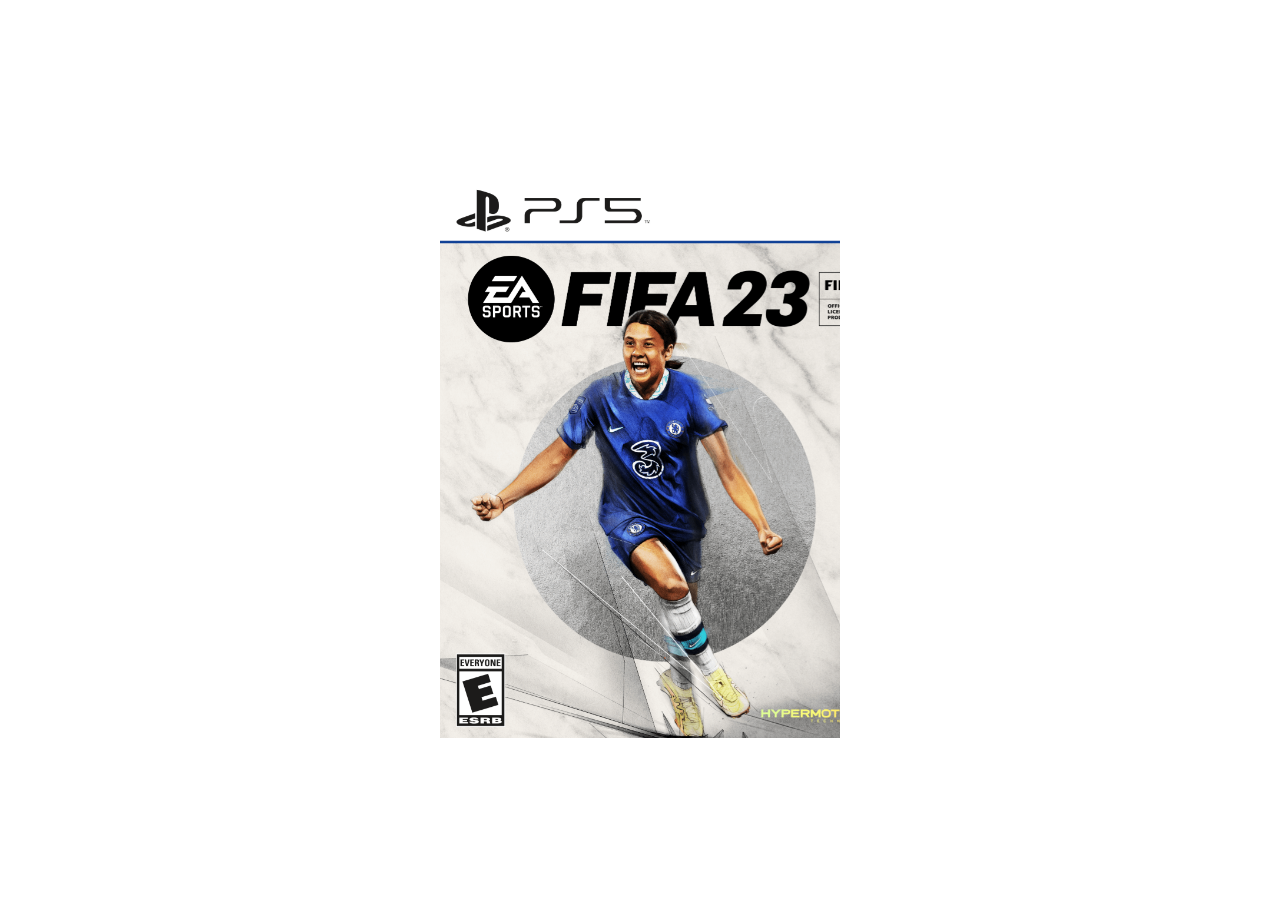
<file: estudo/3d-html-css/index.html>
<!DOCTYPE html>
<html lang="pt-BR">
<head>
    <meta charset="UTF-8">
    <meta http-equiv="X-UA-Compatible" content="IE=edge">
    <meta name="viewport" content="width=device-width, initial-scale=1.0">
    <link rel="stylesheet" href="../3d-html-css/estilo.css">
    <title>3d</title>
</head>
<body>
    <div class="game"></div>
</body>
</html>
</file>
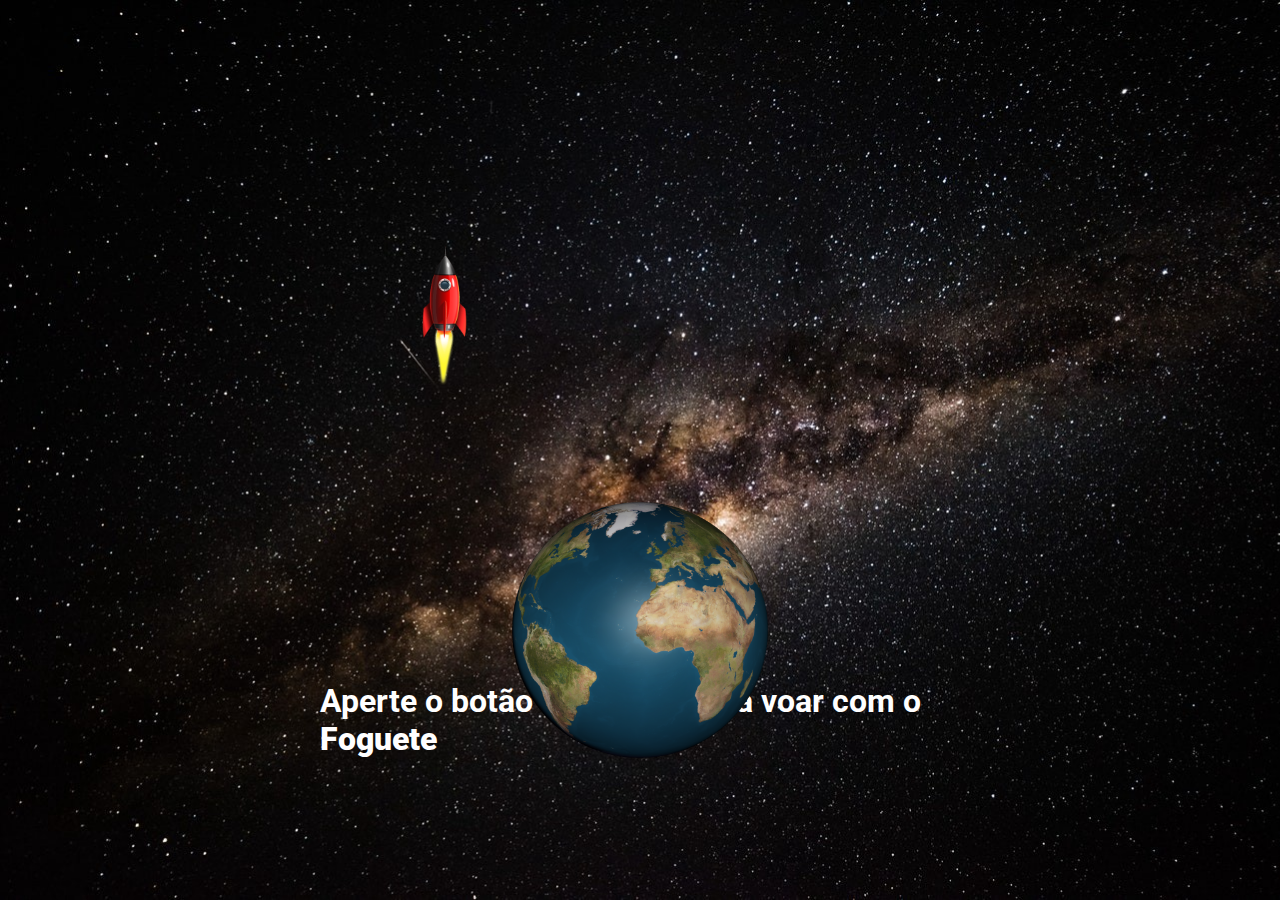
<file: estudo/foguete-terra/index.html>
<!DOCTYPE html>
<html lang="pt-BR">
<head>
    <meta charset="UTF-8">
    <meta http-equiv="X-UA-Compatible" content="IE=edge">
    <meta name="viewport" content="width=device-width, initial-scale=1.0">
    <link rel="stylesheet" href="../foguete-terra/estilo.css">
    <title>Foguete Terra</title>
</head>
<body>
     <header>
        <h1>Aperte o botão do <B>Mouse</B> para voar com o <B>Foguete</B></h1>
     </header>
     <img src="../foguete-terra/foguete.png" class="foguete" alt="">
     <img src="../foguete-terra/terra.png" class="terra" alt="">
</body>
</html>
</file>
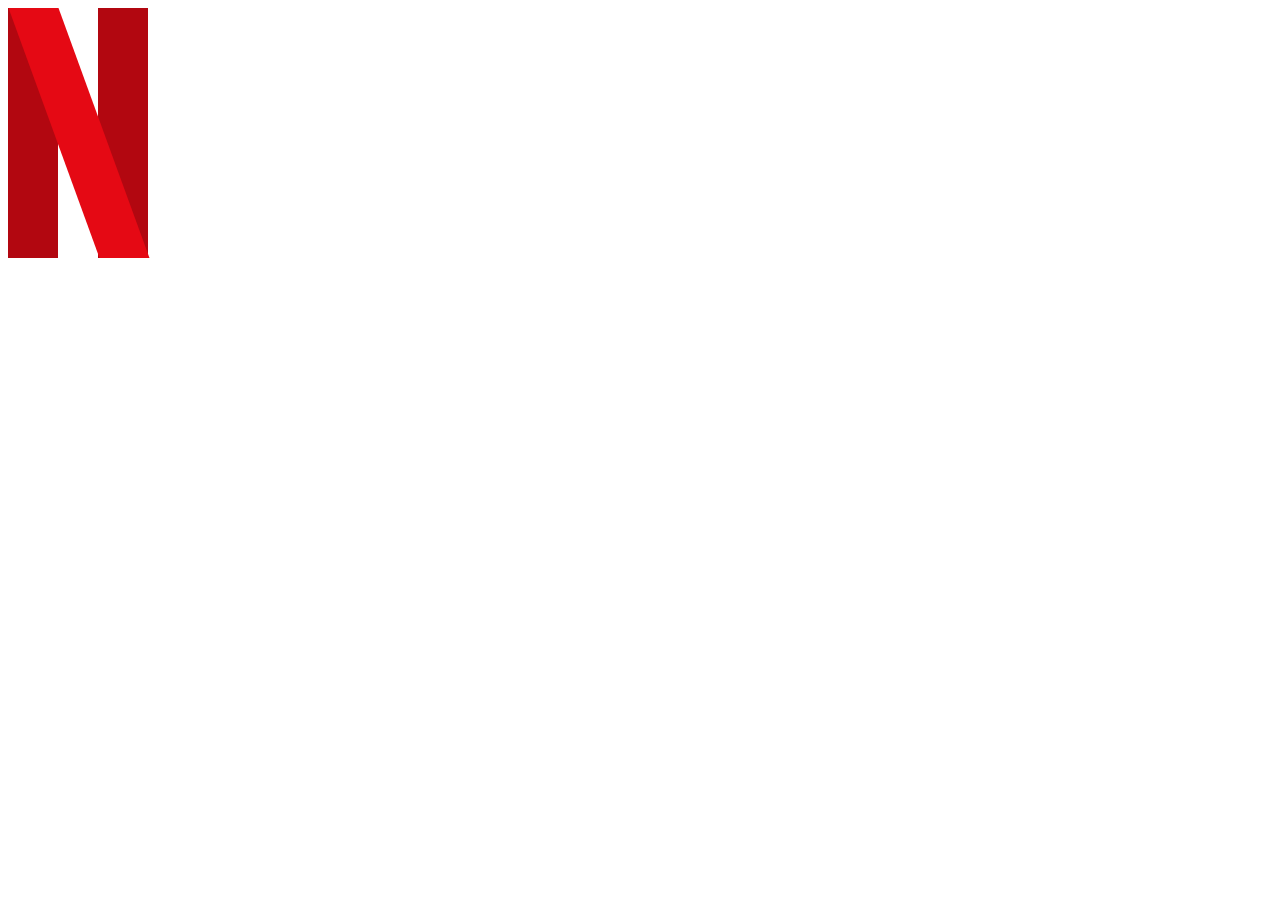
<file: estudo/logo-netflix-css/index.html>
<!DOCTYPE html>
<html lang="pt-br">
<head>
    <meta charset="UTF-8">
    <meta http-equiv="X-UA-Compatible" content="IE=edge">
    <meta name="viewport" content="width=device-width, initial-scale=1.0">
    <link rel="stylesheet" href="../logo-netflix-css/style.css">
    <title>Netflix Logo Css</title>
</head>
<body>
    <div> <span>

    </span> </div>
</body>
</html>
</file>
<file: estudo/3d-html-css/estilo.css>
body {
    background-color: #fff;
    display: flex;
    justify-content: center;
    align-items: center;
    min-height: 100vh;
    perspective: 800px;
}

.game {
    background-image: url(../3d-html-css/capa.png);
    background-size: cover;
    width: 400px;
    height: calc(400px * 1.4);
    transform-style: preserve-3d;
    transition: .3s;
    box-shadow: 10px 10px 10px rgba(0,0,0,0.3s);
}

.game::before {
    content: '';
    position: absolute;
    background-image: url(../3d-html-css/lateral.jpg);
    background-size: cover;
    width: 45px;
    height: 100%;
    transform-origin: left;
    transform: rotateY(-90deg) translate(-100%);
}

.game:hover {
    transform: rotateY(45deg) translateY(-45px);
    box-shadow: 10px 20px 25px rgba(0,0,0,0.2s);
}
</file>
<file: estudo/foguete-terra/estilo.css>
@import url('https://fonts.googleapis.com/css2?family=Open+Sans:wght@600&family=Roboto:ital,wght@1,300&display=swap');

* {
    margin: 0;
    padding: 0;
    font-family: 'Open Sans', sans-serif;
    font-family: 'Roboto', sans-serif;
    user-select: none;
}

body {
    display: grid;
    justify-content: center;
    align-items: center;
    min-height: 100vh;
    background: url(../foguete-terra/universo.jpg);
    background-size: cover;
}

body::before {
    content: "";
    position: absolute;
    top: 0;
    left: 0;
    width: 100%;
    height: 100%;
    background: rgba(0 ,0, 0 0.6);
    z-index: -1;
}

.foguete {
    position: absolute;
    top: 35%;
    left: 35%;
    transform: translate(-50%, -50%);
    display: flex;
    height: 140px;
    z-index: -1;
}

.terra {
    display: flex;
    position: absolute;
    top: 70%;
    left: 50%;
    transform: translate(-50%, -50%);
    height: 320px;
}

body:active .terra {
    position: absolute;
    top: 1000%;
    left: 50%;
    transition: 45s;
}

body:active .foguete {
    position: absolute;
    top: 50%;
    left: 50%;
    transform: translate(-50%, -50%);
    transition: 15s;
    height: 300px;
}

body:active {
    animation: animate 4s linear infinite;
}

@keyframes animate
 {
    0% {
        background-position-y: 0px;
    }
    100% {
        background-position-y: 5600px;
    }
}

header {
    position: absolute;
    top: 80%;
    left: 50%;
    transform: translate(-50%, -50%);
}

header h1 {
    color: #fff;
    font-size: 2em;
}

body:active h1 {
    opacity: 0;
    transition: 3s;
}
</file>
<file: estudo/logo-netflix-css/style.css>
div {
  width: 50px;
  height: 250px;
  background: #b20710;
  position: relative;
}

div::before {
  content: "";
  width: 50px;
  height: 250px;
  background: #b20710;
  position: absolute;
  left: 90px;
}

div::after {
  content: "";
  width: 175px;
  margin: 20px;
  background: #000;
  position: absolute;
  bottom: -10px;
  left: -15px;
  border-radius: 50%;
}

span {
  width: 50px;
  height: 250px;
  background: #e50914;
  position: absolute;
  left: 46px;
  transform: skew(20deg);
  box-shadow: 0 0 10px --5px #000;
}
</file>
